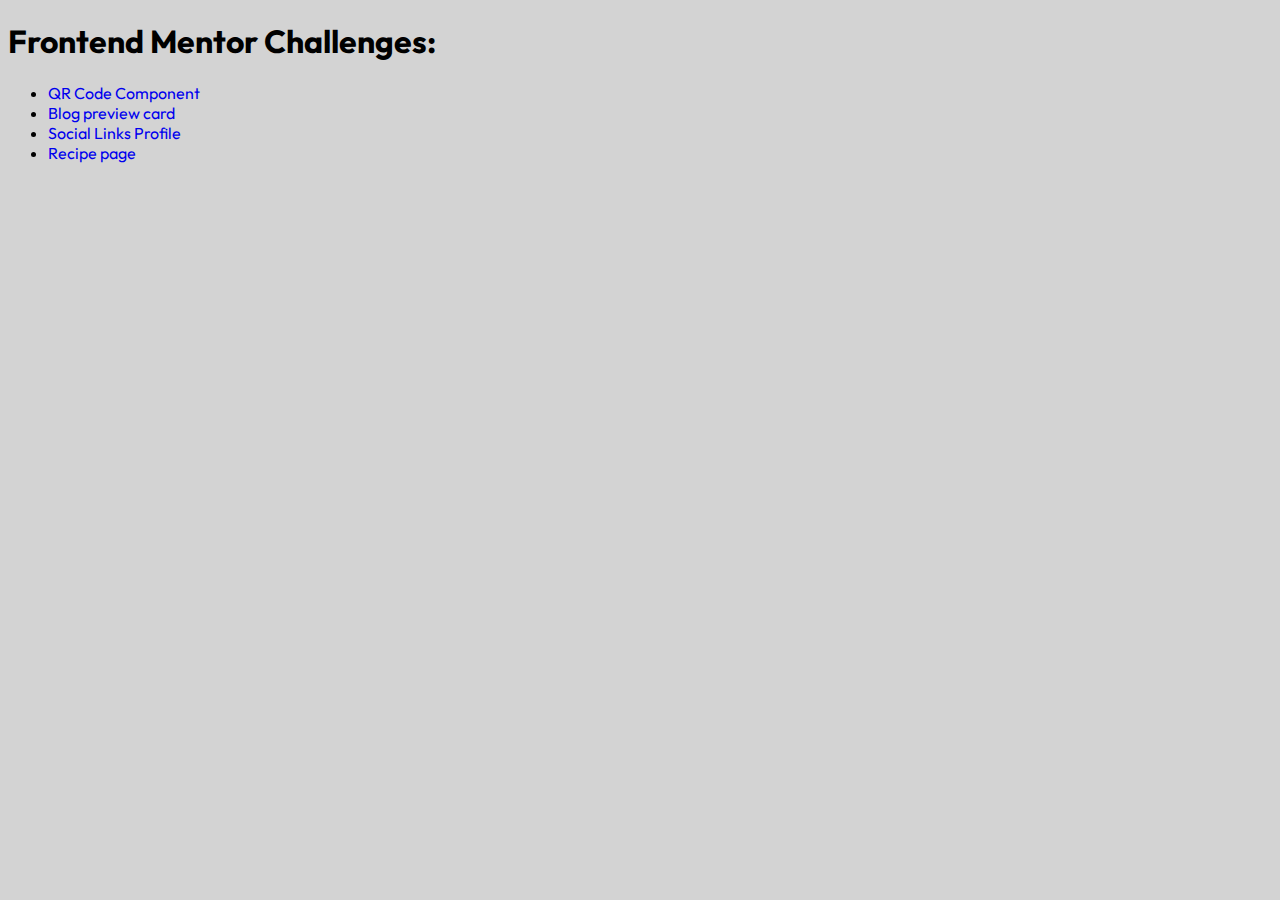
<file: index.html>
<!DOCTYPE html>
<html lang="en">
<head>
    <meta charset="UTF-8">
    <meta name="viewport" content="width=device-width, initial-scale=1.0">
    <title>IvanBerkut</title>
    <link rel="stylesheet" href="./css/style.css">
</head>
<body>
    <h1>Frontend Mentor Challenges:</h1>
    <ul>
        <li><a href="./projects/qr-code-component-main/qrcomponent.html">QR Code Component</a></li>
        <li><a href="./projects/blog-preview-card">Blog preview card</a></li>
        <li><a href="./projects/social-links-profile-main">Social Links Profile</a></li>
        <li><a href="./projects/recipe-page-main">Recipe page</a></li>
    </ul>
    <script src="./js/main.js"></script>
</body>
</html>
</file>
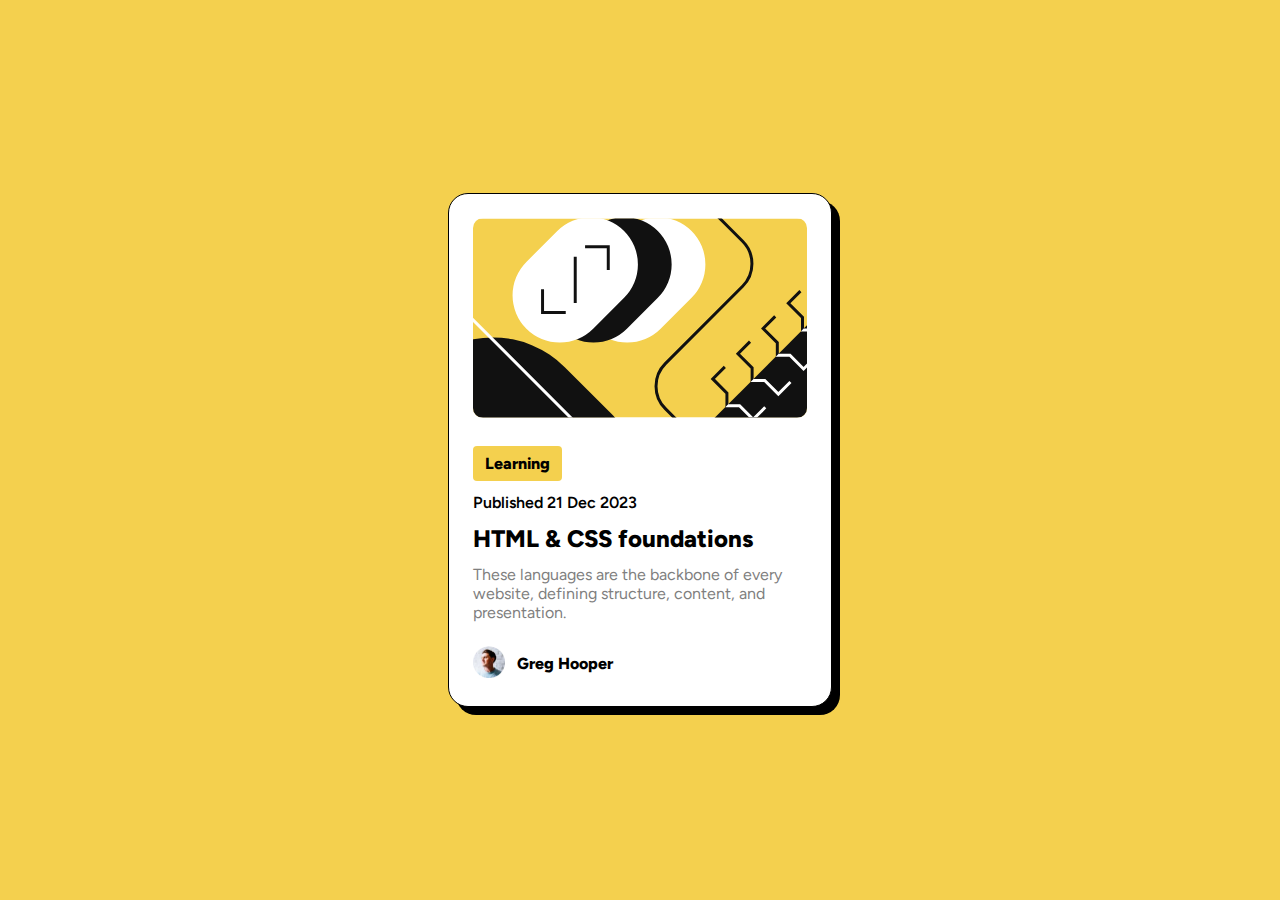
<file: projects/blog-preview-card/index.html>
<!DOCTYPE html>
<html lang="en">
    <head>
        <meta charset="UTF-8">
        <meta name="viewport" content="width=device-width, initial-scale=1.0">
        <link rel="icon" type="image/png" sizes="32x32"
            href="./assets/images/favicon-32x32.png">
        <title>Frontend Mentor | Blog preview card</title>
        <link rel="stylesheet" href="./assets/css/style.css">
    </head>
    <body>
        <main>
            <div class="blog-preview">
                <div class="blog-image">
                    <img src="./assets/images/illustration-article.svg"
                        alt="blog-image">
                </div>
                <div class="blog-content">
                    <ul class="blog-content-category">
                        <li class="blog-content-category-item">Learning</li>
                    </ul>
                    <div class="blog-content-date">Published 21 Dec 2023</div>
                    <h1 class="blog-content-caption">HTML & CSS foundations</h1>
                    <p class="blog-content-description">These languages are the
                        backbone of every website, defining structure, content,
                        and presentation.</p>
                </div>
                <div class="blog-author">
                    <div class="blog-author-image"><img
                            src="./assets/images/image-avatar.webp"
                            alt="avatar"></div>
                    <div class="blog-author-name">Greg Hooper</div>
                </div>
            </div>
        </main>
    </body>
</html>
</file>
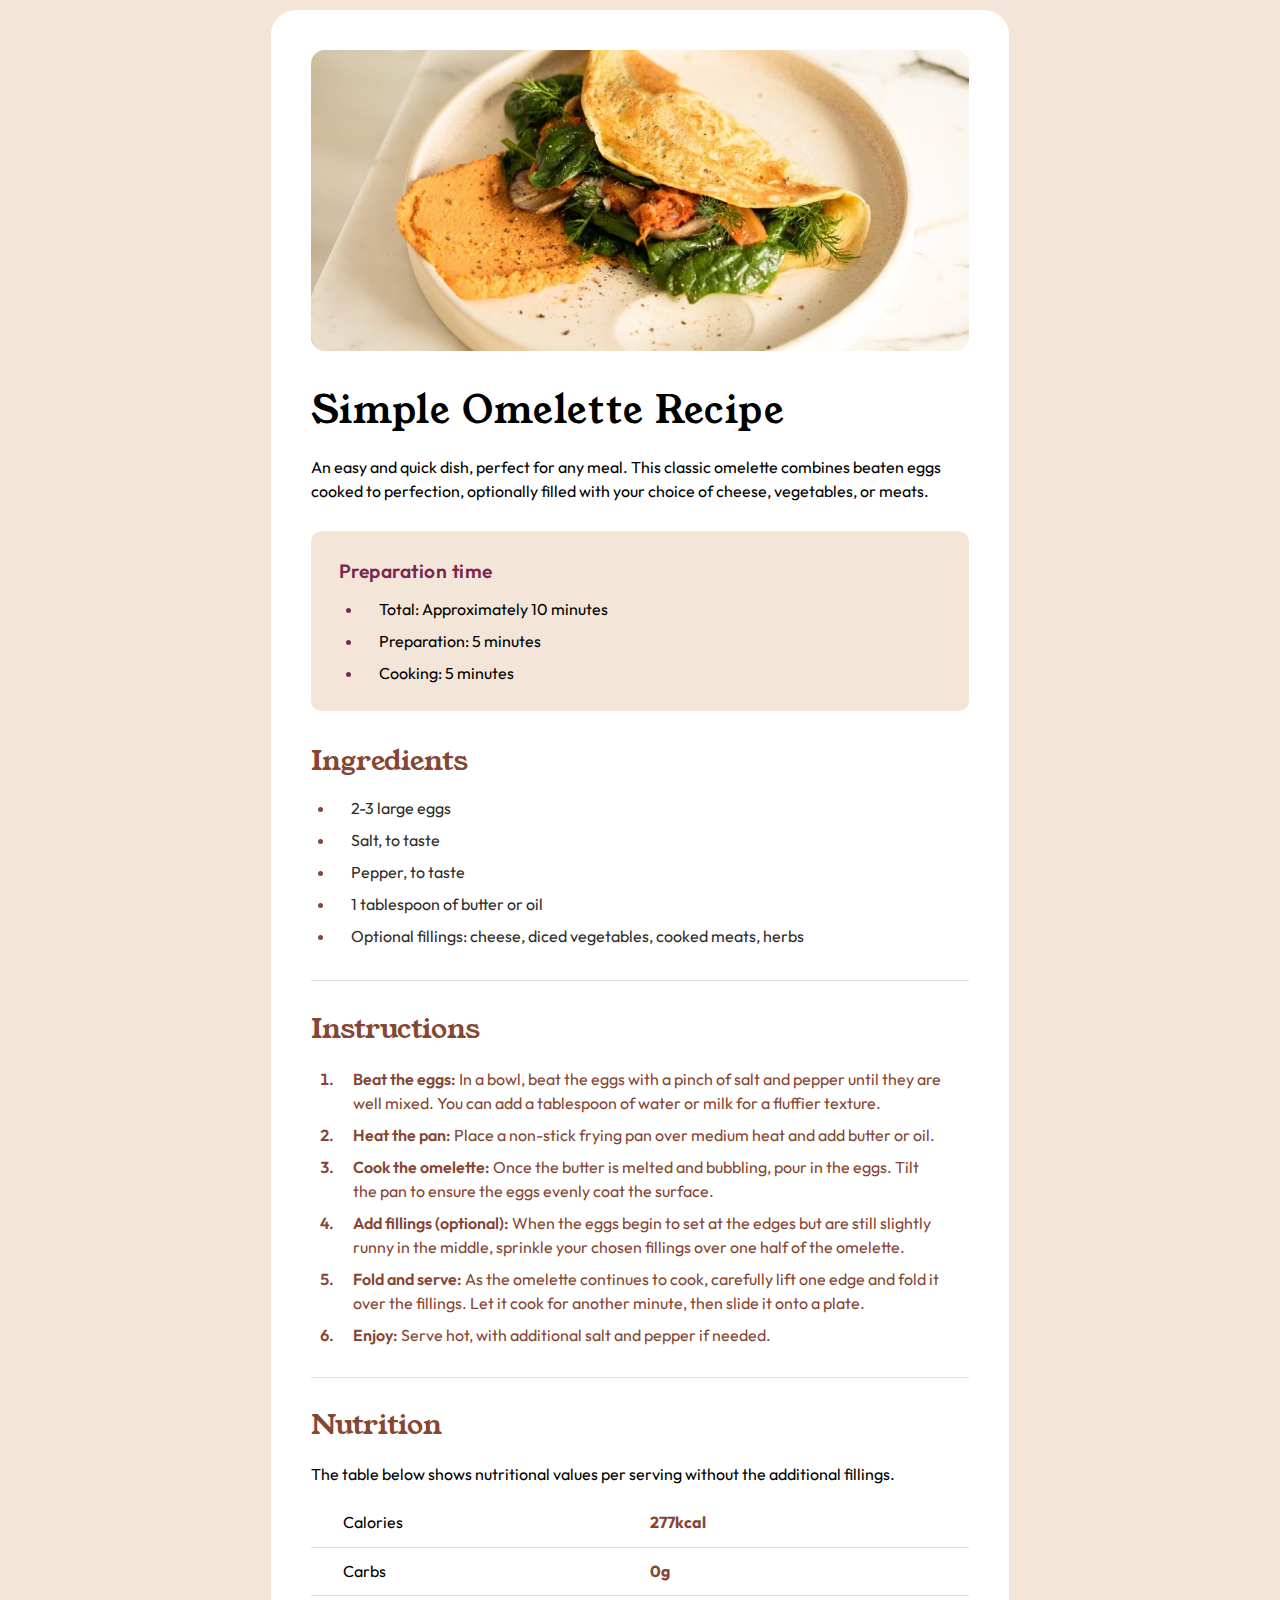
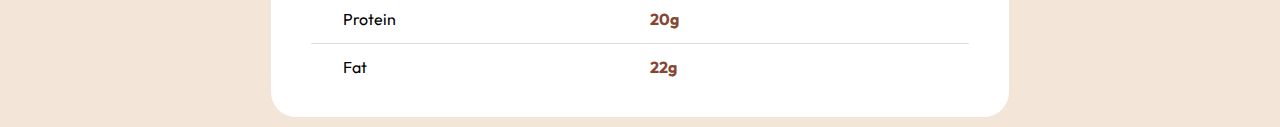
<file: projects/recipe-page-main/index.html>
<!DOCTYPE html>
<html lang="en">
  <head>
    <meta charset="UTF-8">
    <meta name="viewport" content="width=device-width, initial-scale=1.0">
    <!-- displays site properly based on user's device -->
    <link rel="icon" type="image/png" sizes="32x32"
      href="./assets/images/favicon-32x32.png">
    <link rel="stylesheet" href="./assets/css/style.css">
    <title>Frontend Mentor | Recipe page</title>
  </head>
  <body>
    <main>
      <div class="recipe-component">
        <div class="recipe-component-image">
          <div class="recipe-img">
            <img src="./assets/images/image-omelette.jpeg" alt="omelette">
          </div>
        </div>
        <div class="recipe-component-content">
          <div class="recipe-name">
            <h1>Simple Omelette Recipe</h1>
          </div>
          <div class="recipe-description">
            An easy and quick dish, perfect for any meal. This classic omelette
            combines
            beaten eggs cooked
            to perfection, optionally filled with your choice of cheese,
            vegetables, or
            meats.
          </div>
          <div class="recipe-time">
            <div class="recipe-time-caption">
              Preparation time
            </div>
            <ul class="recipe-time-explanations">
              <li class="recipe-time-explanations-item">
                <span
                  class="recipe-time-explanations-item-caption">Total:</span>
                Approximately 10 minutes
              </li>
              <li class="recipe-time-explanations-item">
                <span
                  class="recipe-time-explanations-item-caption">Preparation:</span>
                5 minutes
              </li>
              <li class="recipe-time-explanations-item">
                <span
                  class="recipe-time-explanations-item-caption">Cooking:</span>
                5
                minutes
              </li>
            </ul>
          </div>
          <div class="recipe-ingredients">
            <div class="recipe-ingredients-caption caption">
              Ingredients
            </div>
            <ul class="recipe-ingredients-list">
              <li class="recipe-ingredients-list-item">2-3 large eggs</li>
              <li class="recipe-ingredients-list-item">Salt, to taste</li>
              <li class="recipe-ingredients-list-item">Pepper, to taste</li>
              <li class="recipe-ingredients-list-item">1 tablespoon of butter or
                oil</li>
              <li class="recipe-ingredients-list-item">Optional fillings:
                cheese, diced vegetables, cooked meats, herbs</li>
            </ul>
          </div>
          <div class="recipe-instructions">
            <div class="recipe-instructions-caption caption">
              Instructions
            </div>
            <ol class="recipe-instructions-list">
              <li class="recipe-instructions-list-item"><span
                  class="recipe-instructions-list-item-caption list-item-caption">Beat
                  the eggs:</span> In a bowl, beat the eggs with a pinch of salt
                and pepper
                until they are well mixed.
                You can add a tablespoon of water or milk for a fluffier
                texture.</li>
              <li class="recipe-instructions-list-item"><span
                  class="recipe-instructions-list-item-caption list-item-caption">Heat
                  the pan:</span> Place a non-stick frying pan over medium heat
                and add butter
                or oil.</li>
              <li class="recipe-instructions-list-item"><span
                  class="recipe-instructions-list-item-caption list-item-caption">Cook
                  the omelette:</span> Once the butter is melted and bubbling,
                pour in the eggs.
                Tilt the pan to ensure
                the eggs evenly coat the surface.</li>
              <li class="recipe-instructions-list-item"><span
                  class="recipe-instructions-list-item-caption list-item-caption">Add
                  fillings (optional):</span> When the eggs begin to set at the
                edges but are
                still slightly runny in the
                middle, sprinkle your chosen fillings over one half of the
                omelette.</li>
              <li class="recipe-instructions-list-item"><span
                  class="recipe-instructions-list-item-caption list-item-caption">Fold
                  and serve:</span> As the omelette continues to cook, carefully
                lift one edge
                and fold it over the
                fillings. Let it cook for another minute, then slide it onto a
                plate.</li>
              <li class="recipe-instructions-list-item"><span
                  class="recipe-instructions-list-item-caption list-item-caption">Enjoy:</span>
                Serve hot, with additional salt and pepper if needed.</li>
            </ol>
          </div>
          <div class="recipe-nutrition">
            <div class="recipe-caption caption">
              Nutrition
            </div>
            <div class="recipe-description">
              The table below shows nutritional values per serving without the
              additional
              fillings.
            </div>
            <div class="recipe-table">
              <div class="recipe-table-item">
                <div class="recipe-table-item-name">Calories</div>
                <div class="recipe-table-item-value">277kcal</div>
              </div>
              <div class="recipe-table-item">
                <div class="recipe-table-item-name">Carbs</div>
                <div class="recipe-table-item-value">0g</div>
              </div>
              <div class="recipe-table-item">
                <div class="recipe-table-item-name">Protein</div>
                <div class="recipe-table-item-value">20g</div>
              </div>
              <div class="recipe-table-item">
                <div class="recipe-table-item-name">Fat</div>
                <div class="recipe-table-item-value">22g</div>
              </div>
            </div>
          </div>
        </div>
      </div>
    </main>
  </body>
</html>
</file>
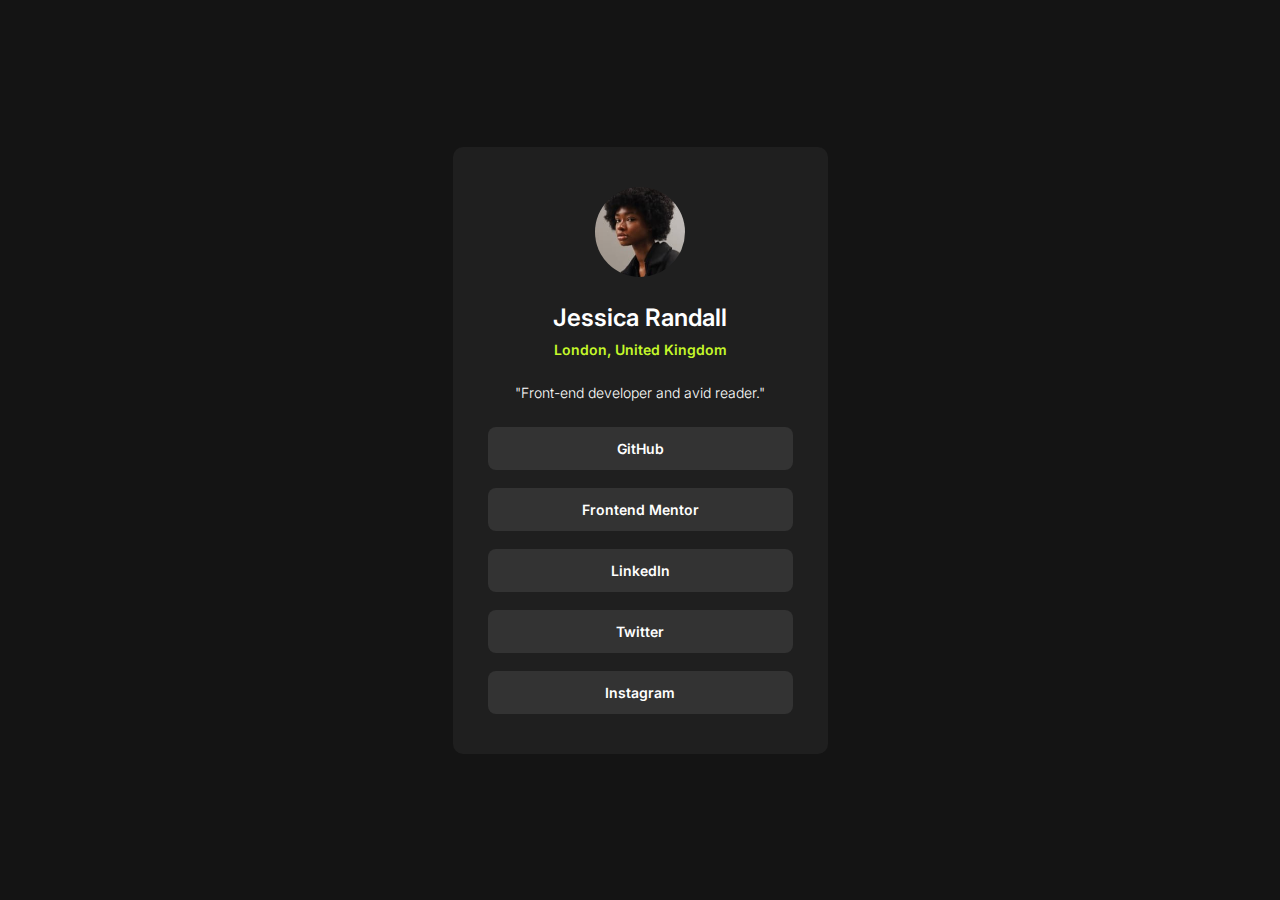
<file: projects/social-links-profile-main/index.html>
<!DOCTYPE html>
<html lang="en">
  <head>
    <meta charset="UTF-8">
    <meta name="viewport" content="width=device-width, initial-scale=1.0">
    <!-- displays site properly based on user's device -->
    <link rel="icon" type="image/png" sizes="32x32"
      href="./assets/images/favicon-32x32.png">
    <link rel="stylesheet" href="./assets/css/style.css">
    <title>Frontend Mentor | Social links profile</title>
  </head>
  <body>
    <main>
      <div class="social-links-profile-component">
        <img src="./assets/images/avatar-jessica.jpeg" alt="avatar">
        <div class="about">
          <h1 class="name">Jessica Randall</h1>
          <p class="location">London, United Kingdom</p>
        </div>
        <p class="position">"Front-end developer and avid reader."</p>
        <div class="social">
          <a class="social-item" href="#">GitHub</a>
          <a class="social-item" href="#">Frontend Mentor</a>
          <a class="social-item" href="#">LinkedIn</a>
          <a class="social-item" href="#">Twitter</a>
          <a class="social-item" href="#">Instagram</a>
        </div>
      </div>
    </main>
  </body>
</html>
</file>
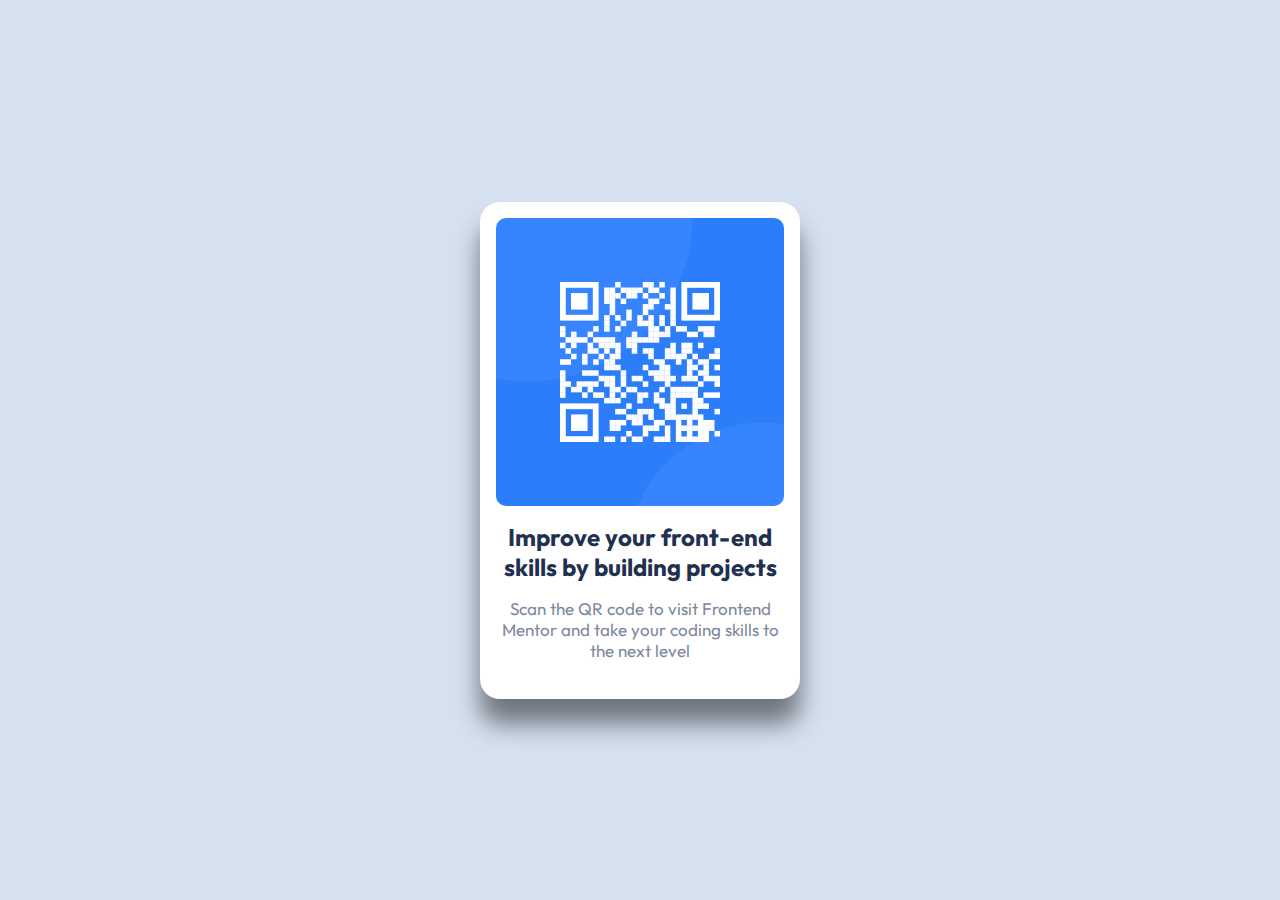
<file: projects/qr-code-component-main/qrcomponent.html>
<!DOCTYPE html>
<html lang="en">
    <head>
        <meta charset="UTF-8">
        <meta name="viewport" content="width=device-width, initial-scale=1.0">
        <!-- displays site properly based on user's device -->

        <link rel="icon" type="image/png" sizes="32x32"
            href="./images/favicon-32x32.png">

        <title>Frontend Mentor | QR code component</title>
        <link rel="stylesheet" href="./css/style.css">
    </head>
    <body>
        <main>
            <div class="qr-component">
                <div class="qr-code-img">
                    <img src="./images/image-qr-code.png" alt="qr-code">
                </div>
                <div class="qr-describe">
                    <h1>Improve your front-end skills by building projects</h1>
                    <h2>Scan the QR code to visit Frontend Mentor and take your
                        coding skills to the next level</h2>
                </div>
            </div>
        </main>
    </body>
</html>
</file>
<file: css/style.css>
@import url('https://fonts.googleapis.com/css2?family=Outfit:wght@100..900&display=swap');
* { 
    box-sizing: border-box;
    font-family: "Outfit", sans-serif;
}
body {
    background-color: lightgrey;
}
ul li a {
    text-decoration: none;
}
</file>
<file: projects/blog-preview-card/assets/css/style.css>
@font-face {
  font-family: "Figtree-VariableFont";
  src: url(../fonts/Figtree-VariableFont_wght.ttf);
}
@font-face {
  font-family: "Figtree-SemiBold";
  src: url(../fonts/static/Figtree-SemiBold.ttf);
}
@font-face {
  font-family: "Figtree-ExtraBold";
  src: url(../fonts/static/Figtree-ExtraBold.ttf);
}
* {
  box-sizing: border-box;
  margin: 0;
  padding: 0;
}
body {
  background-color: #f4d04e;
  padding: 0 10px;
}
main {
  width: 100%;
  height: 100vh;
  min-height: 532px;
  display: flex;
  justify-content: center;
  align-items: center;
}
.blog-preview {
  display: flex;
  flex-direction: column;
  gap: 24px;
  border: 1px solid #000000;
  border-radius: 20px;
  padding: 24px;
  background-color: #ffffff;
  box-shadow: 8px 8px #000000;
  max-width: 384px;
}
.blog-image {
  width: 100%;
  height: auto;
  border-radius: 10px;
}
.blog-image img {
  border-radius: inherit;
  width: 100%;
}
.blog-content {
  display: flex;
  flex-direction: column;
  gap: 12px;
}
.blog-content-category {
  display: flex;
  list-style: none;
  flex-wrap: wrap;
  gap: 10px;
}
.blog-content-category-item {
  background-color: #f4d04e;
  padding: 8px 12px;
  border-radius: 4px;
  font-family: "Figtree-ExtraBold";
}
.blog-content-date {
  font-family: "Figtree-SemiBold";
}
.blog-content-caption {
  font-family: "Figtree-ExtraBold";
  font-size: 24px;
}
.blog-content-description {
  font-family: "Figtree-VariableFont";
  color: #7f7f7f;
}
.blog-author {
  display: flex;
  align-items: center;
  gap: 12px;
}
.blog-author-image {
  width: 32px;
}
.blog-author-image img {
  width: 100%;
}
.blog-author-name {
  font-family: "Figtree-ExtraBold";
}

@media only screen and (max-width: 375px) {
  .blog-preview {
    max-width: 327px;
  }
  .blog-content-caption {
    font-size: 20px;
  }
  .blog-content-description, .blog-author-name {
    font-size: 14px;
  }
  .blog-content-date, .blog-content-category-item {
    font-size: 12px;
  }
}
</file>
<file: projects/recipe-page-main/assets/css/style.css>
@import url("https://fonts.googleapis.com/css2?family=Outfit:wght@100..900&family=Young+Serif&display=swap");
* {
  box-sizing: border-box;
  margin: 0;
  padding: 0;
  font-family: "Outfit", sans-serif;
}
html {
  font-size: 16px;
}
body {
  background-color: hsl(30, 54%, 90%);
  display: flex;
  align-items: center;
  justify-content: center;
  min-height: 100vh;
}
main {
  display: flex;
  justify-content: center;
  align-items: center;
  width: 100%;
  padding-top: 10px;
  padding-bottom: 10px;
}
.recipe-component {
  background-color: hsl(0, 0%, 100%);
  padding: 2.5rem;
  width: 738px;
  border-radius: 1.5625rem;
  display: flex;
  flex-direction: column;
}
.recipe-img {
  width: 100%;
  border-radius: 14px;
}
.recipe-img img {
  width: 100%;
  border-radius: inherit;
}
.recipe-name {
  margin-top: 1.75rem;
}
.recipe-name h1 {
  font-family: "Young Serif", serif;
  font-size: 2.375rem;
  font-weight: 500;
  letter-spacing: 0.07rem;
}
.recipe-description {
  line-height: 1.5rem;
  margin-top: 1.125rem;
}
.recipe-time {
  padding: 1.75rem;
  background-color: hsl(30, 54%, 90%);
  margin-top: 1.75rem;
  border-radius: 10px;
}
.recipe-time-caption {
  color: hsl(332, 51%, 32%);
  font-size: 1.2rem;
  font-weight: 600;
  letter-spacing: 0.03rem;
}
.recipe-time-explanations {
  padding: 1rem 1.5rem 0;
}
.recipe-time-explanations-item {
  padding-left: 1rem;
  margin-bottom: 0.75rem;
}
.recipe-time-explanations-item:last-of-type {
  margin-bottom: 0;
}
li.recipe-time-explanations-item::marker {
  color: hsl(332, 51%, 32%);
}
.list-item-caption {
  font-size: 1rem;
  font-weight: 600;
}
.caption {
  color: hsl(14, 45%, 36%);
  font-family: "Young Serif", serif;
  font-size: 1.75rem;
}
.recipe-ingredients {
  margin-top: 1.875rem;
  padding-bottom: 1.4rem;
  border-bottom: 1px solid hsl(30, 18%, 87%);
}
.recipe-ingredients-list {
  padding: 1.1rem 1.5rem 0;
}
.recipe-ingredients-list-item {
  padding-left: 1rem;
  margin-bottom: 0.75rem;
  color: hsl(24, 5%, 18%);
}
li.recipe-ingredients-list-item::marker {
  color: hsl(14, 45%, 36%);
}
.recipe-instructions {
  margin-top: 1.75rem;
  padding-bottom: 1.4rem;
  border-bottom: 1px solid hsl(30, 18%, 87%);
}
.recipe-instructions-list {
  padding: 1.2rem 1.6rem 0;
}
.recipe-instructions-list-item {
  padding-left: 1rem;
  margin-bottom: 0.5rem;
  color: hsl(14, 45%, 36%);
  line-height: 1.5rem;
}
li.recipe-instructions-list-item::marker {
  color: hsl(14, 45%, 36%);
  font-weight: 600;
}
.recipe-nutrition {
  margin-top: 1.66rem;
}
.recipe-table {
  display: flex;
  flex-direction: column;
  margin-top: 0.85rem;
}
.recipe-table-item {
  display: flex;
  width: 100%;
  padding-top: 0.8rem;
  padding-bottom: 0.9rem;
  padding-left: 2rem;
  border-bottom: 1px solid hsl(30, 18%, 87%);
}
.recipe-table-item:last-of-type {
  border-bottom: none;
  padding-bottom: 0;
}
.recipe-table-item > div {
  width: 49%;
}
.recipe-table-item-value {
  color: hsl(14, 45%, 36%);
  font-weight: 700;
}
@media only screen and (max-width: 375px) {
  html {
    font-size: 14px;
  }
  main {
    padding: 0;
  }
  .recipe-component {
    border-radius: 0;
    padding: 0;
  }
  .recipe-component-content {
    padding: 0 2.5rem 2.5rem 2.5rem;
  }
  .recipe-img {
    border-radius: 0;
  }
}
</file>
<file: projects/social-links-profile-main/assets/css/style.css>
@import url('https://fonts.googleapis.com/css2?family=Inter:wght@100..900&display=swap');
* {
    box-sizing: border-box;
    margin: 0;
    padding: 0;
    font-family: "Inter", sans-serif;
    font-weight: 400;
    color: #ffffff;
}
body {
    background-color: #141414;
}
main {
    display: flex;
    justify-content: center;
    align-items: center;
    flex-direction: column;
    height: 100vh;
    min-height: 607px;
}
.social-links-profile-component {
    background-color: #1f1f1f;
    border-radius: 10px;
    padding: 40px 35px;
    display: flex;
    flex-direction: column;
    align-items: center;
    gap: 26px;
    min-width: 375px;
}
.social-links-profile-component img {
    border-radius: 50%;
    width: 90px;
    height: 90px;
}
.social-links-profile-component .about {
    display: flex;
    flex-direction: column;
    align-items: center;
    gap: 9px;
}
.social-links-profile-component .name {
    font-weight: 600;
    font-size: 24px;
}
.social-links-profile-component .location {
    font-weight: 600;
    color: hsl(75, 94%, 57%);
    font-size: 14px;
}
.social-links-profile-component .position {
    font-size: 14px;
    font-weight: 300;
}
.social-links-profile-component .social {
    display: flex;
    flex-direction: column;
    align-items: center;
    width: 100%;
    gap: 18px;
}
 .social-links-profile-component .social-item{
    background-color: #333333;
    width: 100%;
    padding: 13px;
    border-radius: 8px;
    text-align: center;
    text-decoration: none;
    font-weight: 600;
    font-size: 14px;
    transition: 0.3s;
}
.social-links-profile-component .social-item:hover {
    background-color: hsl(75, 94%, 57%);
    color: #141414;
}
@media only screen and (max-width: 375px) {
    .social-links-profile-component {
        padding: 30px 25px;
        min-width: 330px;
    }
    main {
        min-height: 587px;
    }
}
</file>
<file: projects/qr-code-component-main/css/style.css>
@import url("https://fonts.googleapis.com/css2?family=Outfit:wght@100..900&display=swap");
* {
  box-sizing: border-box;
}
body {
  height: 100vh;
  min-height: 515px;
  margin: 0;
  padding: 0;
  background-color: #d5e1ef;
  display: flex;
  justify-content: center;
  align-items: center;
}
p {
  text-align: center;
  font-size: 15px;
}
.attribution {
  font-size: 11px;
  text-align: center;
}
.attribution a {
  color: hsl(228, 45%, 44%);
}
.qr-component {
  background-color: #fff;
  width: 320px;
  height: 497px;
  padding: 16px;
  border-radius: 20px;
  box-shadow: 0px 25px 25px 0px rgba(0, 0, 0, 0.477);
}
.qr-code-img {
  width: 288px;
  height: 288px;
  border-radius: 10px;
  display: flex;
  justify-content: center;
  align-items: center;
  margin: auto;
}
.qr-code-img img {
  width: 100%;
  border-radius: inherit;
}
.qr-describe {
  font-family: "Outfit", sans-serif;
  text-align: center;
}
.qr-describe h1 {
  color: #1f314f;
  font-weight: 700;
  font-size: 24px;
}
.qr-component h2 {
  font-size: 17px;
  color: #7d889e;
  font-weight: 400;
}
</file>
